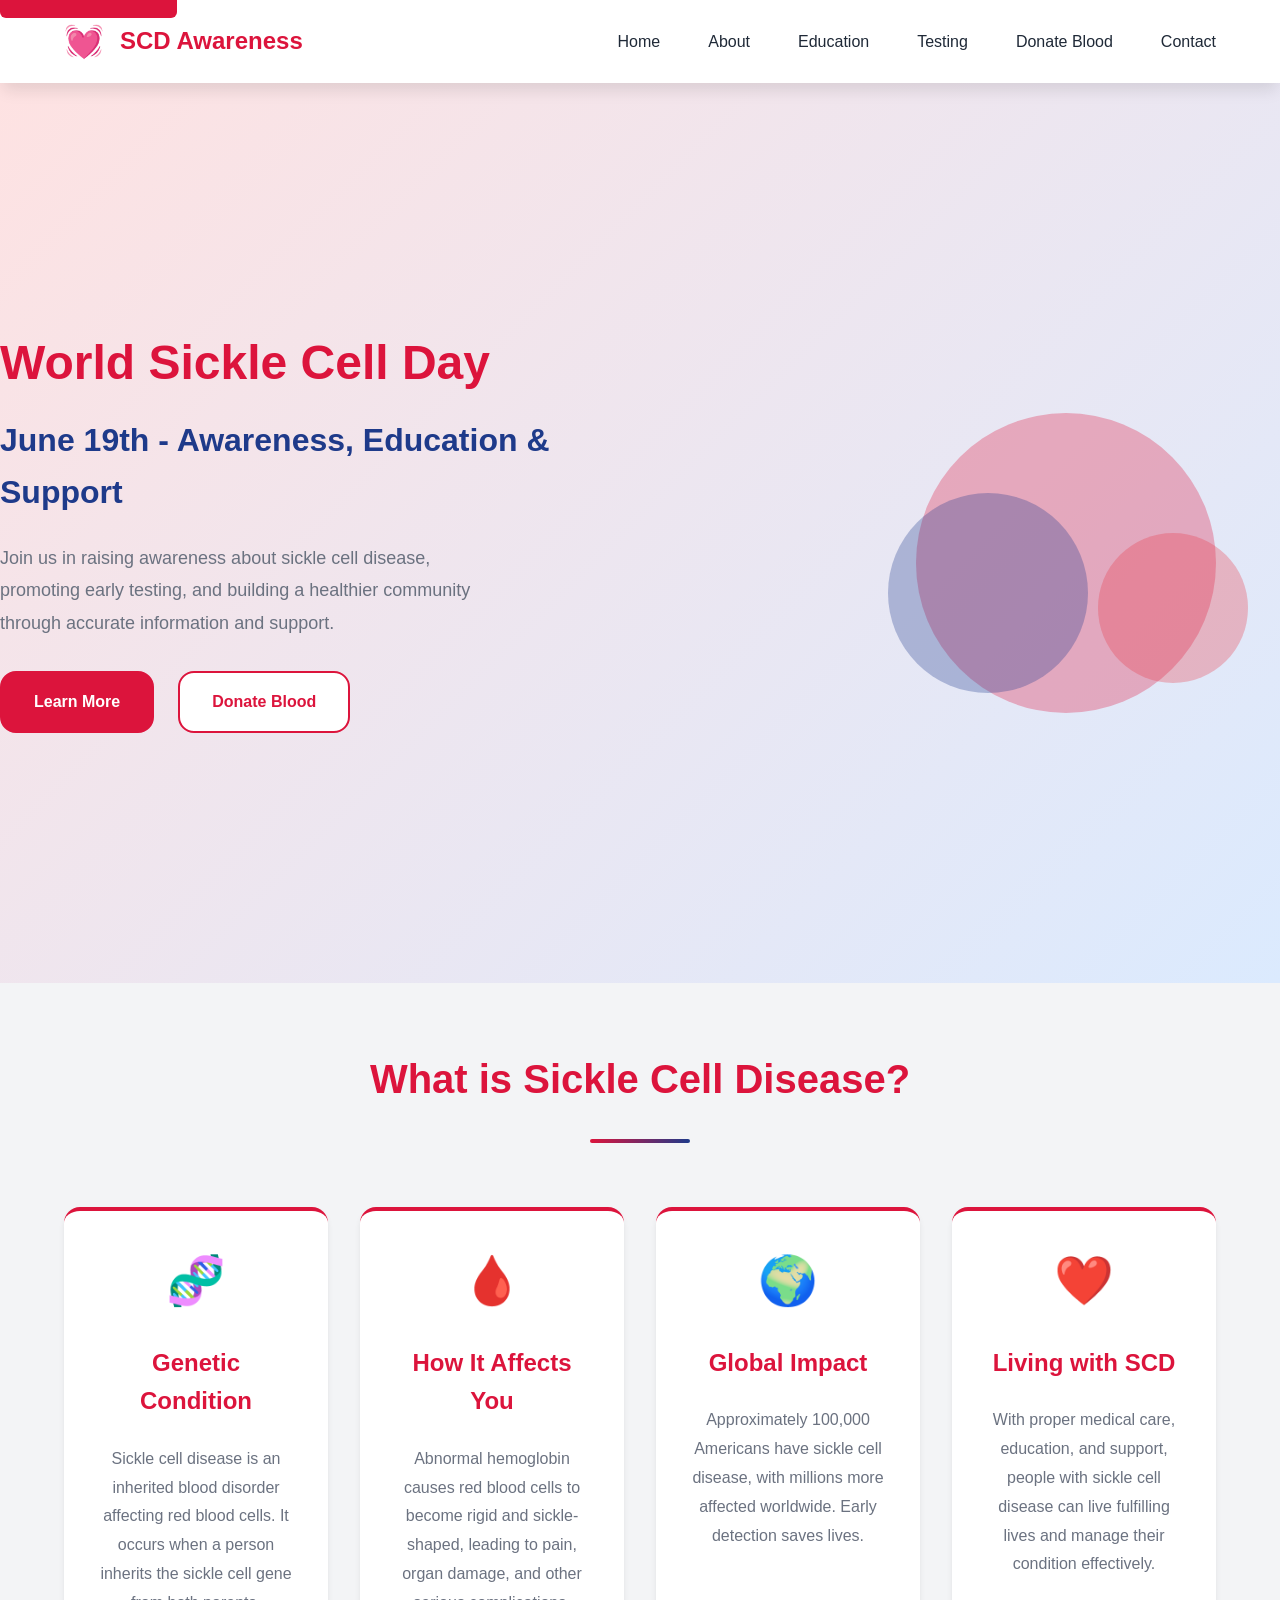
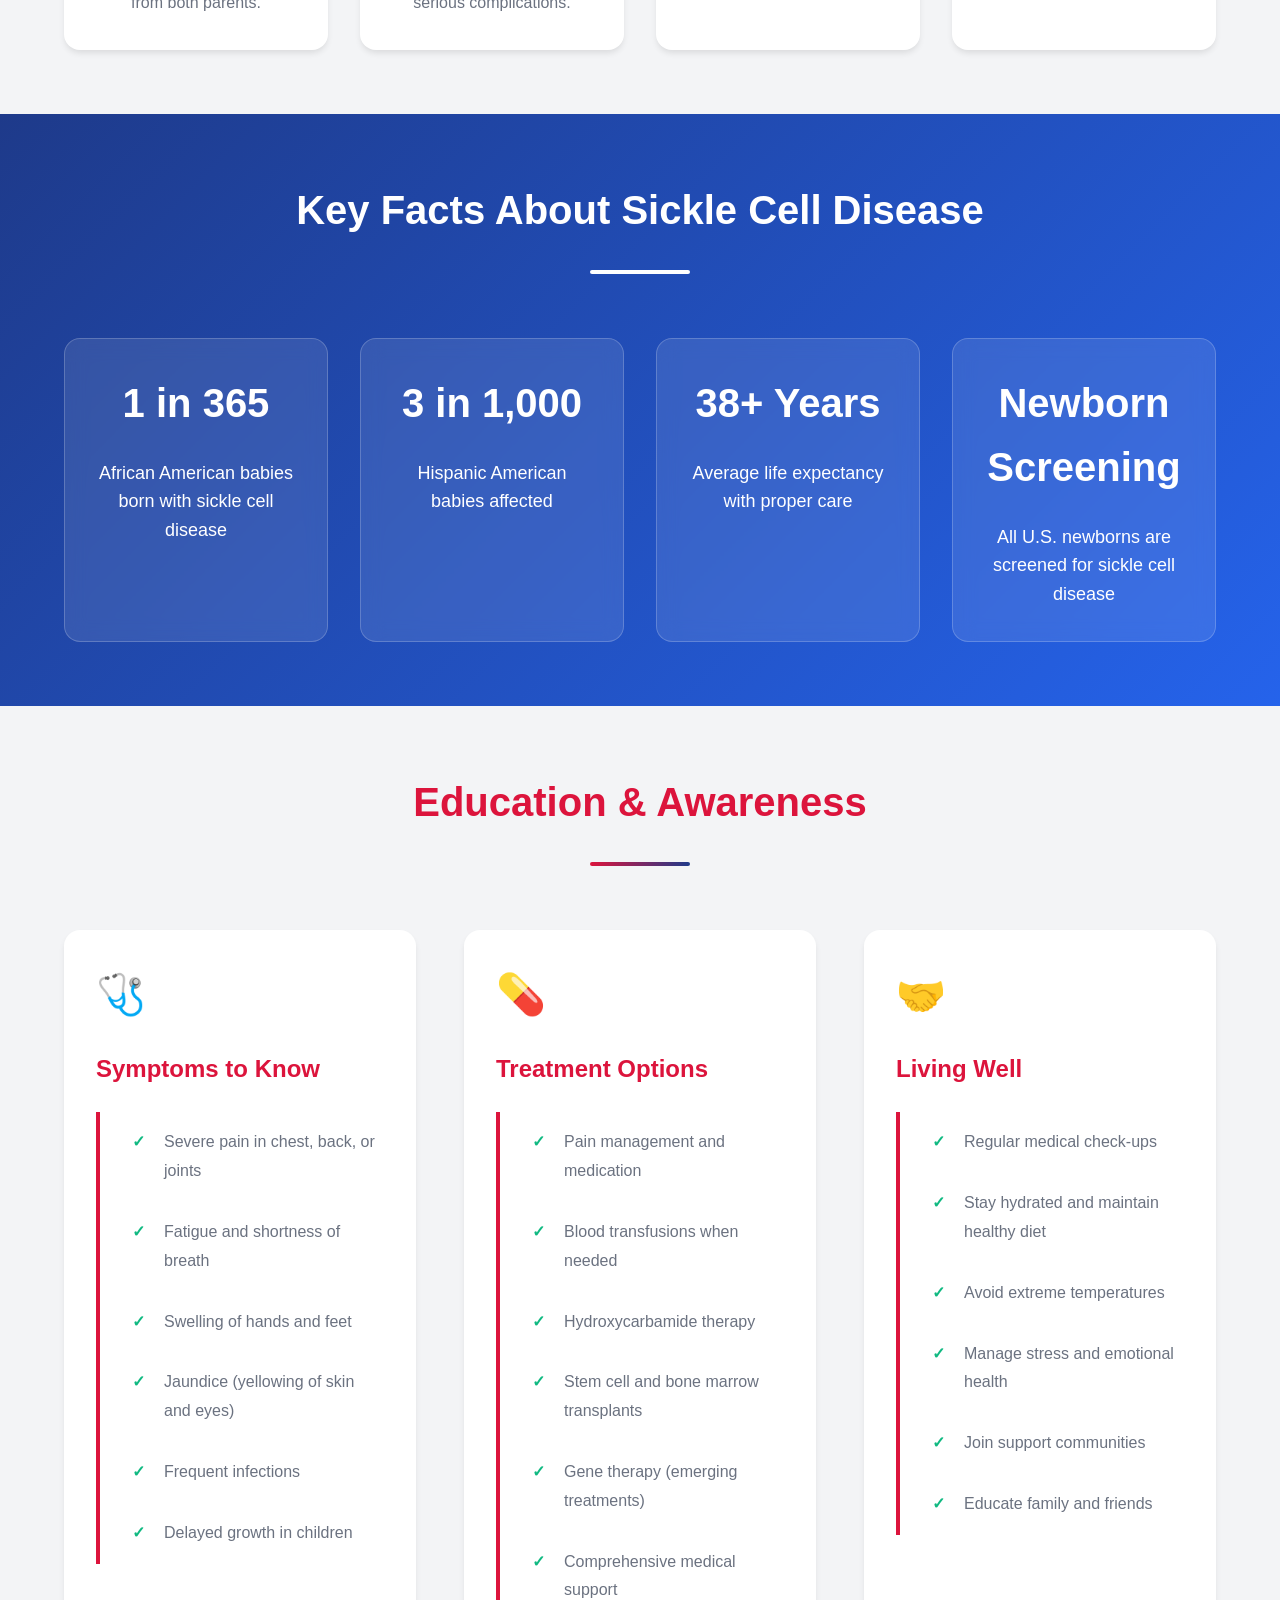
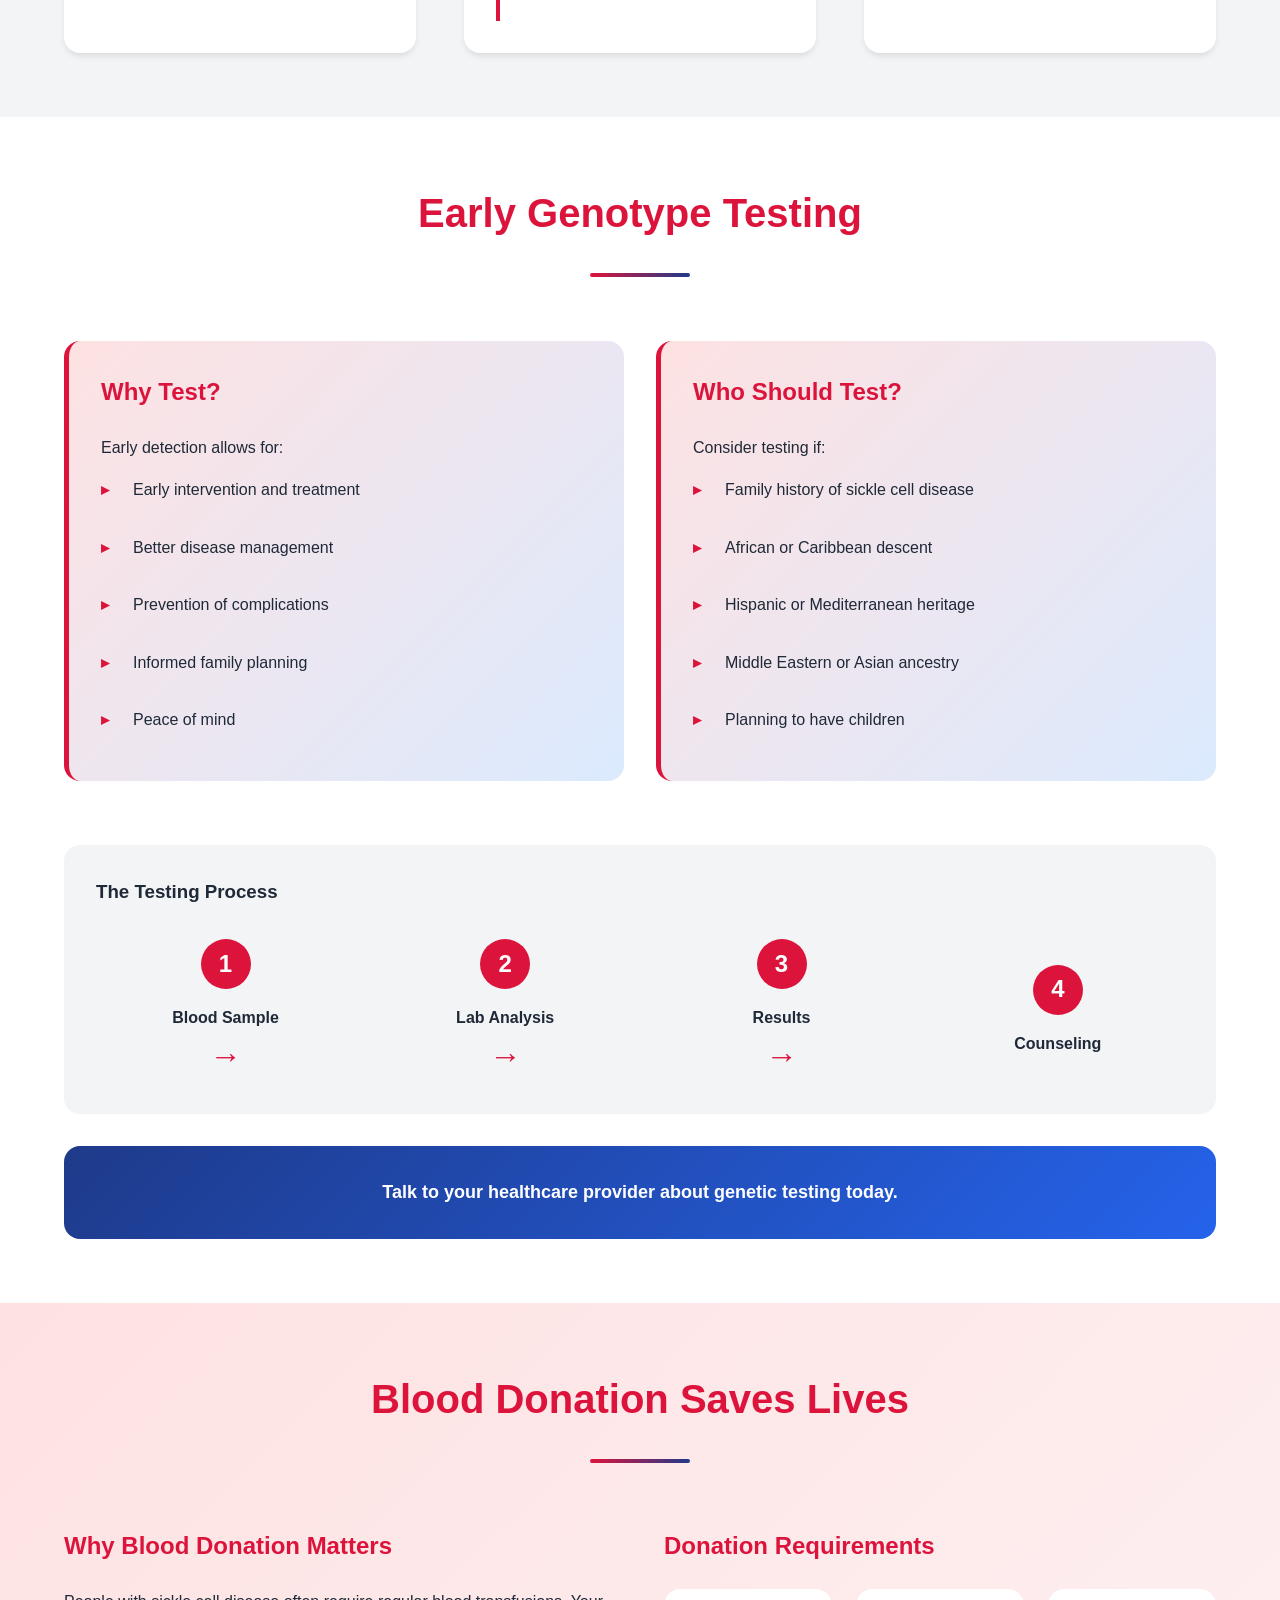
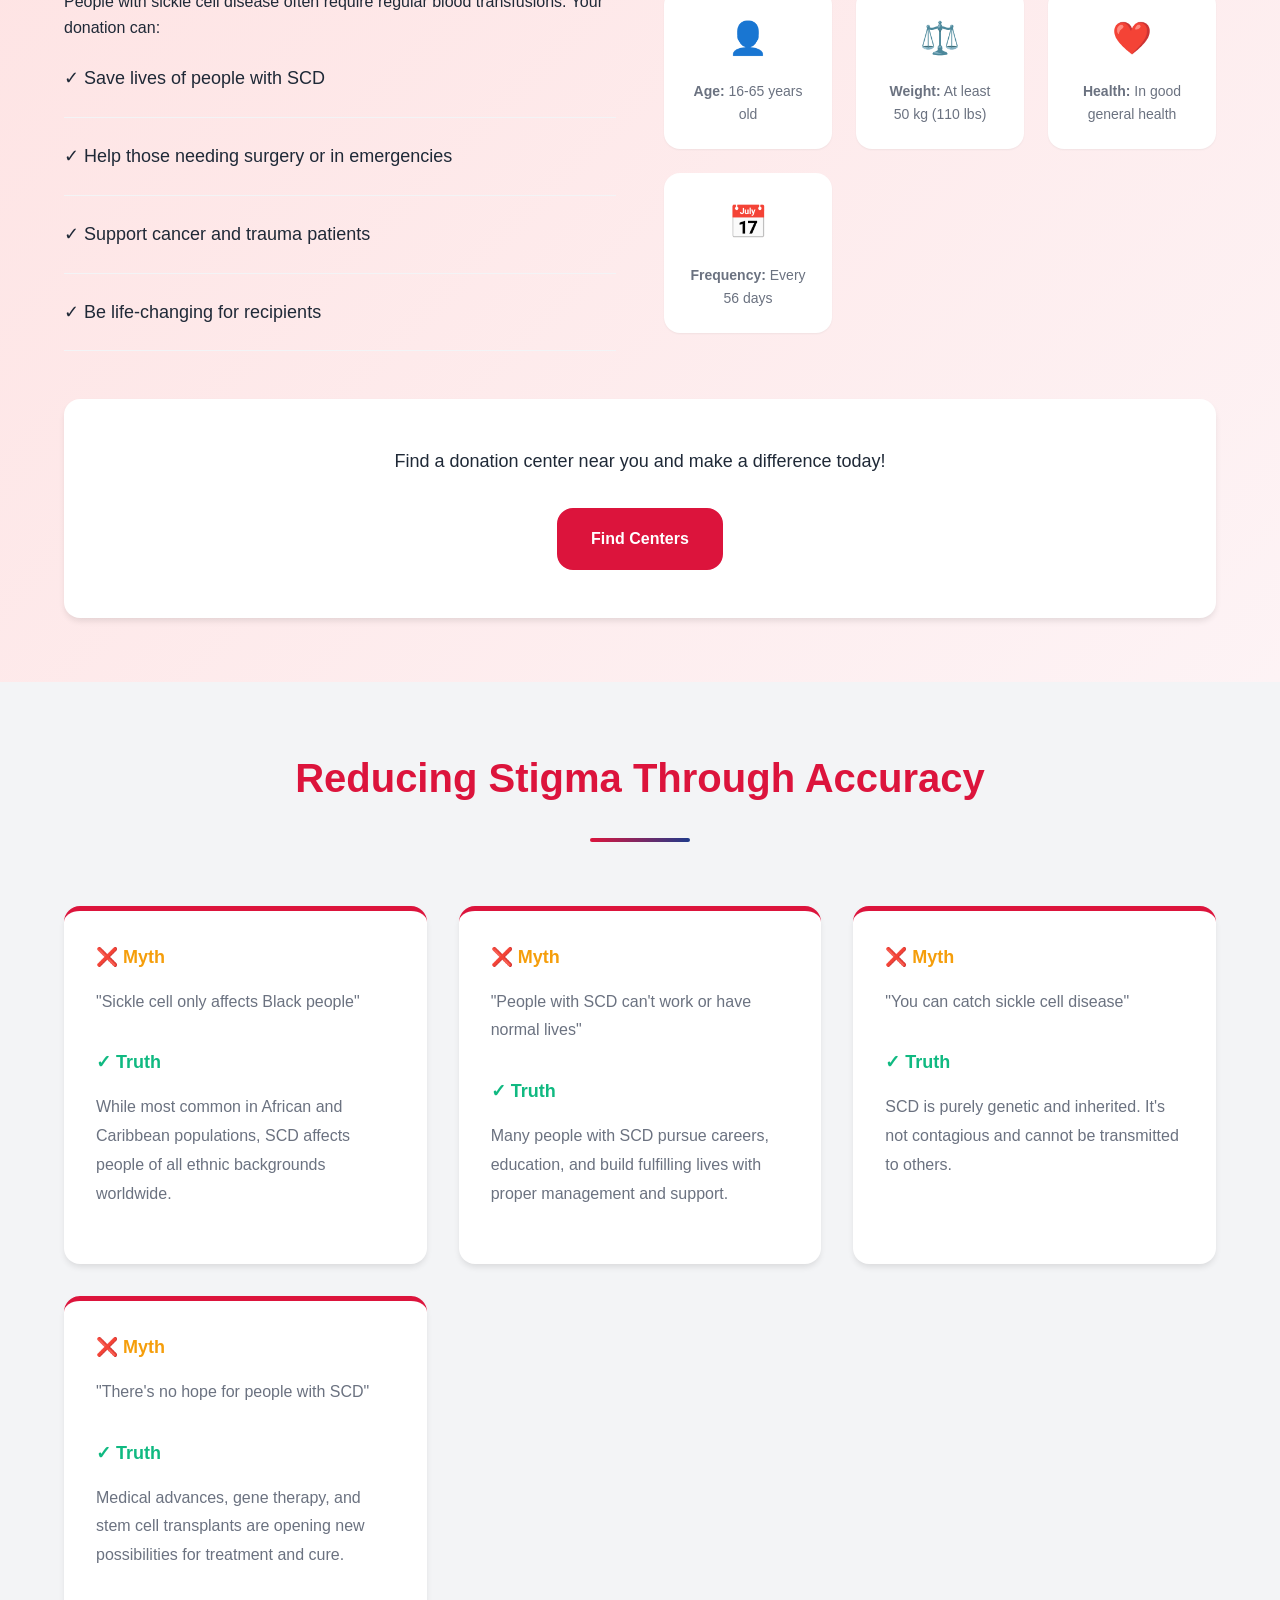
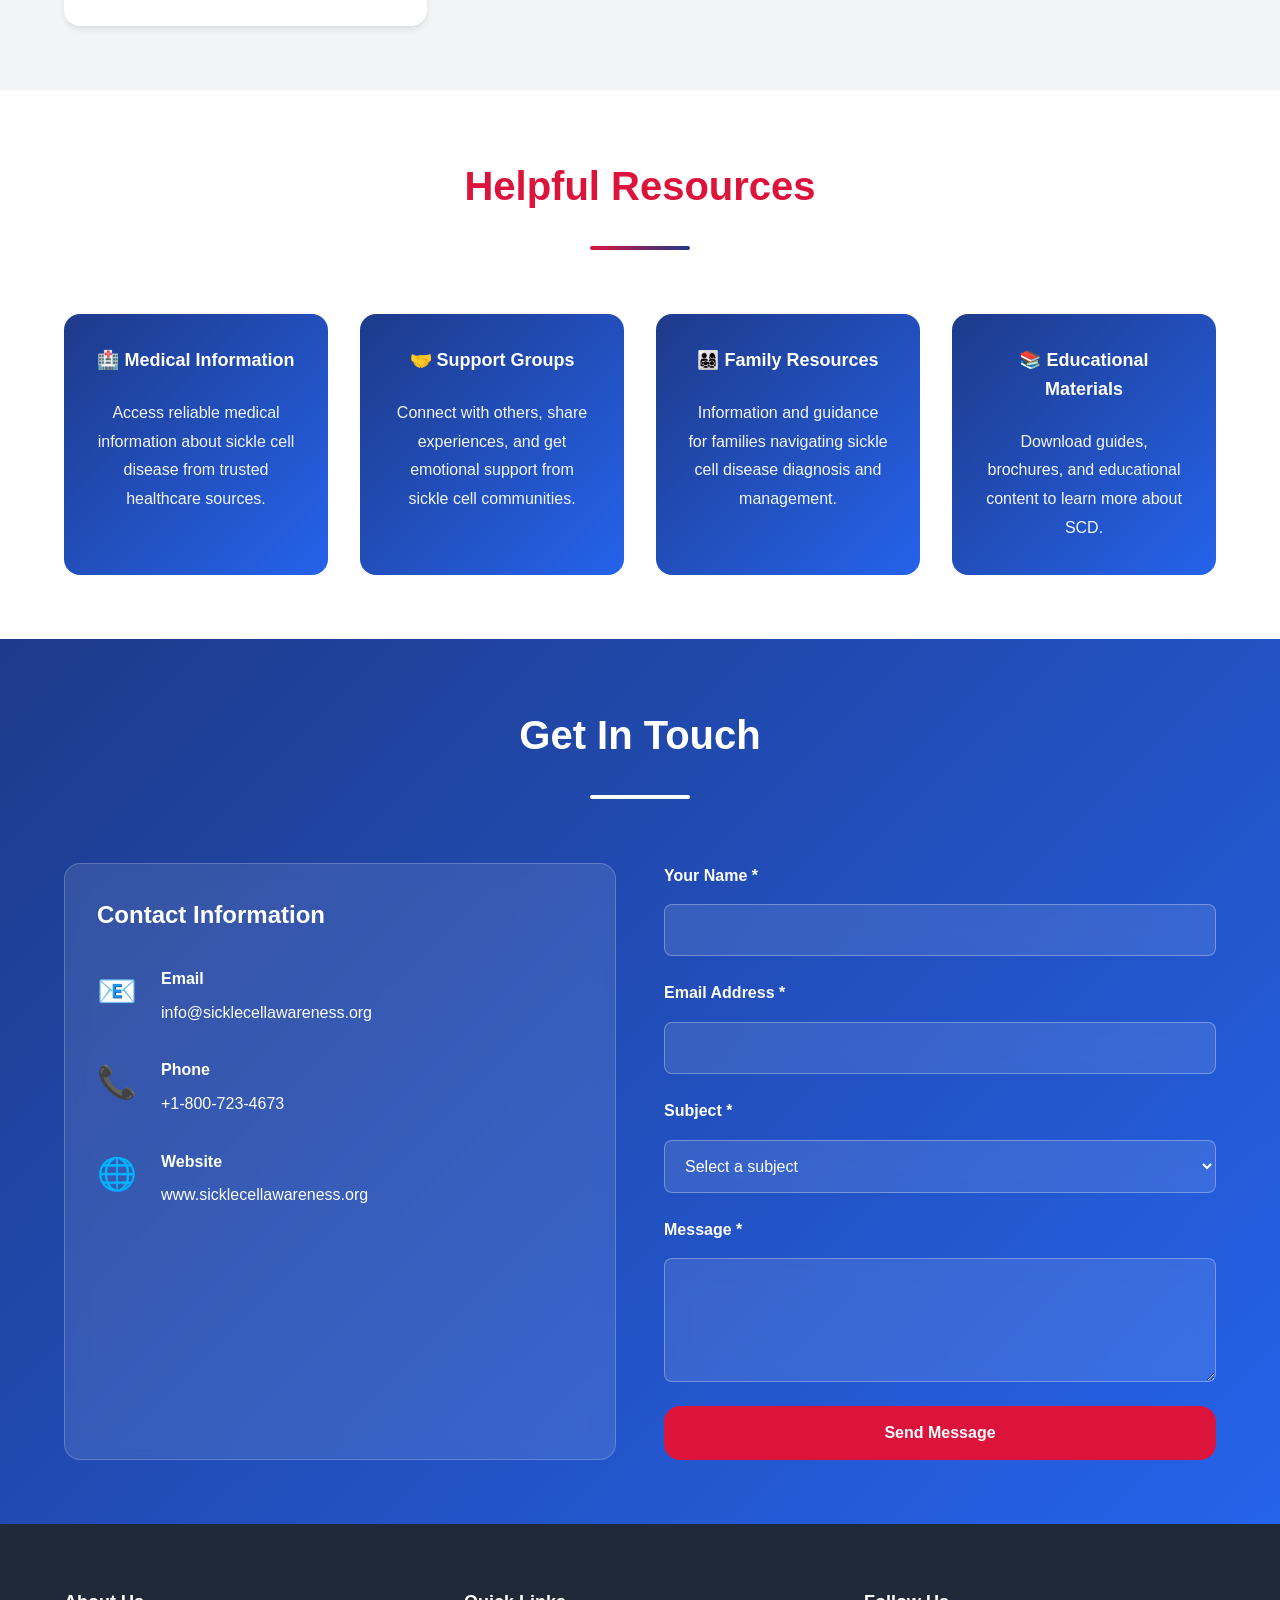
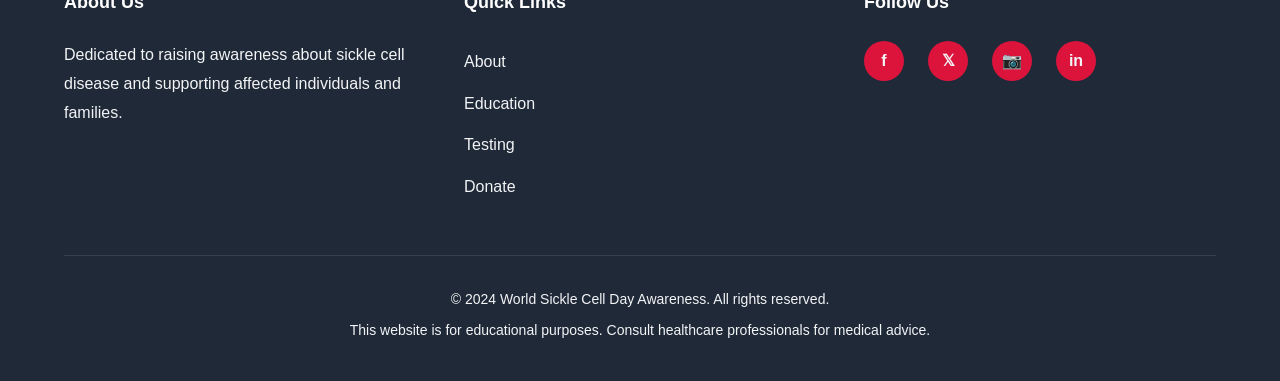
<file: index.html>
<!DOCTYPE html>
<html lang="en">
<head>
    <meta charset="UTF-8">
    <meta name="viewport" content="width=device-width, initial-scale=1.0">
    <meta name="description" content="World Sickle Cell Day Awareness - Education, Testing, and Support for Sickle Cell Disease">
    <meta name="keywords" content="sickle cell disease, awareness, health education, genotype testing, blood donation">
    <meta name="author" content="Sickle Cell Awareness">
    <title>World Sickle Cell Day - Awareness & Education</title>
    <link rel="stylesheet" href="styles.css">
    <link rel="icon" type="image/svg+xml" href="data:image/svg+xml,<svg xmlns='http://www.w3.org/2000/svg' viewBox='0 0 100 100'><circle cx='50' cy='50' r='45' fill='%23DC143C'/><text x='50' y='65' font-size='60' font-weight='bold' fill='white' text-anchor='middle'>S</text></svg>">
</head>
<body>
    <!-- Navigation -->
    <nav class="navbar" role="navigation" aria-label="Main navigation">
        <div class="container">
            <div class="nav-content">
                <a href="#home" class="logo" aria-label="World Sickle Cell Day - Home">
                    <span class="logo-icon">💓</span>
                    <span class="logo-text">SCD Awareness</span>
                </a>
                <button class="menu-toggle" id="menuToggle" aria-label="Toggle navigation menu" aria-expanded="false">
                    <span></span>
                    <span></span>
                    <span></span>
                </button>
                <ul class="nav-links" id="navLinks">
                    <li><a href="#home" class="nav-link">Home</a></li>
                    <li><a href="#about" class="nav-link">About</a></li>
                    <li><a href="#education" class="nav-link">Education</a></li>
                    <li><a href="#testing" class="nav-link">Testing</a></li>
                    <li><a href="#donate" class="nav-link">Donate Blood</a></li>
                    <li><a href="#contact" class="nav-link">Contact</a></li>
                </ul>
            </div>
        </div>
    </nav>

    <!-- Hero Section -->
    <section id="home" class="hero">
        <div class="hero-content">
            <h1 class="hero-title">World Sickle Cell Day</h1>
            <p class="hero-subtitle">June 19th - Awareness, Education & Support</p>
            <p class="hero-description">Join us in raising awareness about sickle cell disease, promoting early testing, and building a healthier community through accurate information and support.</p>
            <div class="hero-buttons">
                <a href="#about" class="btn btn-primary" role="button">Learn More</a>
                <a href="#donate" class="btn btn-secondary" role="button">Donate Blood</a>
            </div>
        </div>
        <div class="hero-visual">
            <div class="floating-shapes">
                <div class="shape shape-1"></div>
                <div class="shape shape-2"></div>
                <div class="shape shape-3"></div>
            </div>
        </div>
    </section>

    <!-- About Section -->
    <section id="about" class="about">
        <div class="container">
            <h2 class="section-title">What is Sickle Cell Disease?</h2>
            <div class="about-grid">
                <div class="about-card fade-in-up">
                    <div class="card-icon">🧬</div>
                    <h3>Genetic Condition</h3>
                    <p>Sickle cell disease is an inherited blood disorder affecting red blood cells. It occurs when a person inherits the sickle cell gene from both parents.</p>
                </div>
                <div class="about-card fade-in-up">
                    <div class="card-icon">🩸</div>
                    <h3>How It Affects You</h3>
                    <p>Abnormal hemoglobin causes red blood cells to become rigid and sickle-shaped, leading to pain, organ damage, and other serious complications.</p>
                </div>
                <div class="about-card fade-in-up">
                    <div class="card-icon">🌍</div>
                    <h3>Global Impact</h3>
                    <p>Approximately 100,000 Americans have sickle cell disease, with millions more affected worldwide. Early detection saves lives.</p>
                </div>
                <div class="about-card fade-in-up">
                    <div class="card-icon">❤️</div>
                    <h3>Living with SCD</h3>
                    <p>With proper medical care, education, and support, people with sickle cell disease can live fulfilling lives and manage their condition effectively.</p>
                </div>
            </div>
        </div>
    </section>

    <!-- Key Facts Section -->
    <section id="facts" class="facts">
        <div class="container">
            <h2 class="section-title">Key Facts About Sickle Cell Disease</h2>
            <div class="facts-grid">
                <div class="fact-card">
                    <div class="fact-number">1 in 365</div>
                    <p>African American babies born with sickle cell disease</p>
                </div>
                <div class="fact-card">
                    <div class="fact-number">3 in 1,000</div>
                    <p>Hispanic American babies affected</p>
                </div>
                <div class="fact-card">
                    <div class="fact-number">50+ Years</div>
                    <p>Average life expectancy with proper care</p>
                </div>
                <div class="fact-card">
                    <div class="fact-number">Newborn Screening</div>
                    <p>All U.S. newborns are screened for sickle cell disease</p>
                </div>
            </div>
        </div>
    </section>

    <!-- Education Section -->
    <section id="education" class="education">
        <div class="container">
            <h2 class="section-title">Education & Awareness</h2>
            <div class="education-content">
                <div class="education-item">
                    <div class="education-icon">🩺</div>
                    <h3>Symptoms to Know</h3>
                    <ul class="symptom-list">
                        <li>Severe pain in chest, back, or joints</li>
                        <li>Fatigue and shortness of breath</li>
                        <li>Swelling of hands and feet</li>
                        <li>Jaundice (yellowing of skin and eyes)</li>
                        <li>Frequent infections</li>
                        <li>Delayed growth in children</li>
                    </ul>
                </div>
                <div class="education-item">
                    <div class="education-icon">💊</div>
                    <h3>Treatment Options</h3>
                    <ul class="treatment-list">
                        <li>Pain management and medication</li>
                        <li>Blood transfusions when needed</li>
                        <li>Hydroxycarbamide therapy</li>
                        <li>Stem cell and bone marrow transplants</li>
                        <li>Gene therapy (emerging treatments)</li>
                        <li>Comprehensive medical support</li>
                    </ul>
                </div>
                <div class="education-item">
                    <div class="education-icon">🤝</div>
                    <h3>Living Well</h3>
                    <ul class="living-list">
                        <li>Regular medical check-ups</li>
                        <li>Stay hydrated and maintain healthy diet</li>
                        <li>Avoid extreme temperatures</li>
                        <li>Manage stress and emotional health</li>
                        <li>Join support communities</li>
                        <li>Educate family and friends</li>
                    </ul>
                </div>
            </div>
        </div>
    </section>

    <!-- Testing Section -->
    <section id="testing" class="testing">
        <div class="container">
            <h2 class="section-title">Early Genotype Testing</h2>
            <div class="testing-grid">
                <div class="testing-card slide-in-left">
                    <h3>Why Test?</h3>
                    <p>Early detection allows for:</p>
                    <ul>
                        <li>Early intervention and treatment</li>
                        <li>Better disease management</li>
                        <li>Prevention of complications</li>
                        <li>Informed family planning</li>
                        <li>Peace of mind</li>
                    </ul>
                </div>
                <div class="testing-card slide-in-right">
                    <h3>Who Should Test?</h3>
                    <p>Consider testing if:</p>
                    <ul>
                        <li>Family history of sickle cell disease</li>
                        <li>African or Caribbean descent</li>
                        <li>Hispanic or Mediterranean heritage</li>
                        <li>Middle Eastern or Asian ancestry</li>
                        <li>Planning to have children</li>
                    </ul>
                </div>
            </div>
            <div class="testing-process">
                <h3 class="text-center">The Testing Process</h3>
                <div class="process-steps">
                    <div class="step">
                        <div class="step-number">1</div>
                        <p>Blood Sample</p>
                        <span class="step-arrow">→</span>
                    </div>
                    <div class="step">
                        <div class="step-number">2</div>
                        <p>Lab Analysis</p>
                        <span class="step-arrow">→</span>
                    </div>
                    <div class="step">
                        <div class="step-number">3</div>
                        <p>Results</p>
                        <span class="step-arrow">→</span>
                    </div>
                    <div class="step">
                        <div class="step-number">4</div>
                        <p>Counseling</p>
                    </div>
                </div>
            </div>
            <div class="cta-box">
                <p>Talk to your healthcare provider about genetic testing today.</p>
            </div>
        </div>
    </section>

    <!-- Blood Donation Section -->
    <section id="donate" class="donate">
        <div class="container">
            <h2 class="section-title">Blood Donation Saves Lives</h2>
            <div class="donation-content">
                <div class="donation-text">
                    <h3>Why Blood Donation Matters</h3>
                    <p>People with sickle cell disease often require regular blood transfusions. Your donation can:</p>
                    <ul class="donation-benefits">
                        <li>✓ Save lives of people with SCD</li>
                        <li>✓ Help those needing surgery or in emergencies</li>
                        <li>✓ Support cancer and trauma patients</li>
                        <li>✓ Be life-changing for recipients</li>
                    </ul>
                </div>
                <div class="donation-info">
                    <h3>Donation Requirements</h3>
                    <div class="requirements">
                        <div class="req-item">
                            <span class="req-icon">👤</span>
                            <p><strong>Age:</strong> 16-65 years old</p>
                        </div>
                        <div class="req-item">
                            <span class="req-icon">⚖️</span>
                            <p><strong>Weight:</strong> At least 50 kg (110 lbs)</p>
                        </div>
                        <div class="req-item">
                            <span class="req-icon">❤️</span>
                            <p><strong>Health:</strong> In good general health</p>
                        </div>
                        <div class="req-item">
                            <span class="req-icon">📅</span>
                            <p><strong>Frequency:</strong> Every 56 days</p>
                        </div>
                    </div>
                </div>
            </div>
            <div class="donation-cta">
                <p>Find a donation center near you and make a difference today!</p>
                <a href="#contact" class="btn btn-primary" role="button">Find Centers</a>
            </div>
        </div>
    </section>

    <!-- Stigma Reduction Section -->
    <section id="stigma" class="stigma">
        <div class="container">
            <h2 class="section-title">Reducing Stigma Through Accuracy</h2>
            <div class="stigma-grid">
                <div class="stigma-card">
                    <h3 class="myth-title">❌ Myth</h3>
                    <p>"Sickle cell only affects Black people"</p>
                    <h3 class="truth-title">✓ Truth</h3>
                    <p>While most common in African and Caribbean populations, SCD affects people of all ethnic backgrounds worldwide.</p>
                </div>
                <div class="stigma-card">
                    <h3 class="myth-title">❌ Myth</h3>
                    <p>"People with SCD can't work or have normal lives"</p>
                    <h3 class="truth-title">✓ Truth</h3>
                    <p>Many people with SCD pursue careers, education, and build fulfilling lives with proper management and support.</p>
                </div>
                <div class="stigma-card">
                    <h3 class="myth-title">❌ Myth</h3>
                    <p>"You can catch sickle cell disease"</p>
                    <h3 class="truth-title">✓ Truth</h3>
                    <p>SCD is purely genetic and inherited. It's not contagious and cannot be transmitted to others.</p>
                </div>
                <div class="stigma-card">
                    <h3 class="myth-title">❌ Myth</h3>
                    <p>"There's no hope for people with SCD"</p>
                    <h3 class="truth-title">✓ Truth</h3>
                    <p>Medical advances, gene therapy, and stem cell transplants are opening new possibilities for treatment and cure.</p>
                </div>
            </div>
        </div>
    </section>

    <!-- Resources Section -->
    <section id="resources" class="resources">
        <div class="container">
            <h2 class="section-title">Helpful Resources</h2>
            <div class="resources-grid">
                <div class="resource-card">
                    <h3>🏥 Medical Information</h3>
                    <p>Access reliable medical information about sickle cell disease from trusted healthcare sources.</p>
                </div>
                <div class="resource-card">
                    <h3>🤝 Support Groups</h3>
                    <p>Connect with others, share experiences, and get emotional support from sickle cell communities.</p>
                </div>
                <div class="resource-card">
                    <h3>👨‍👩‍👧‍👦 Family Resources</h3>
                    <p>Information and guidance for families navigating sickle cell disease diagnosis and management.</p>
                </div>
                <div class="resource-card">
                    <h3>📚 Educational Materials</h3>
                    <p>Download guides, brochures, and educational content to learn more about SCD.</p>
                </div>
            </div>
        </div>
    </section>

    <!-- Contact Section -->
    <section id="contact" class="contact">
        <div class="container">
            <h2 class="section-title">Get In Touch</h2>
            <div class="contact-content">
                <div class="contact-info">
                    <h3>Contact Information</h3>
                    <div class="info-item">
                        <span class="info-icon">📧</span>
                        <div>
                            <p class="label">Email</p>
                            <p><a href="mailto:info@sicklecellawareness.org">info@sicklecellawareness.org</a></p>
                        </div>
                    </div>
                    <div class="info-item">
                        <span class="info-icon">📞</span>
                        <div>
                            <p class="label">Phone</p>
                            <p><a href="tel:+1-800-SCD-HOPE">+1-800-723-4673</a></p>
                        </div>
                    </div>
                    <div class="info-item">
                        <span class="info-icon">🌐</span>
                        <div>
                            <p class="label">Website</p>
                            <p><a href="#">www.sicklecellawareness.org</a></p>
                        </div>
                    </div>
                </div>
                <form class="contact-form" id="contactForm" aria-label="Contact form">
                    <div class="form-group">
                        <label for="name">Your Name *</label>
                        <input type="text" id="name" name="name" required aria-required="true">
                    </div>
                    <div class="form-group">
                        <label for="email">Email Address *</label>
                        <input type="email" id="email" name="email" required aria-required="true">
                    </div>
                    <div class="form-group">
                        <label for="subject">Subject *</label>
                        <select id="subject" name="subject" required aria-required="true">
                            <option value="">Select a subject</option>
                            <option value="information">More Information</option>
                            <option value="support">Support Resources</option>
                            <option value="donation">Blood Donation</option>
                            <option value="testing">Testing Information</option>
                            <option value="other">Other</option>
                        </select>
                    </div>
                    <div class="form-group">
                        <label for="message">Message *</label>
                        <textarea id="message" name="message" rows="5" required aria-required="true"></textarea>
                    </div>
                    <button type="submit" class="btn btn-primary" aria-label="Send message">Send Message</button>
                </form>
            </div>
        </div>
    </section>

    <!-- Footer -->
    <footer class="footer">
        <div class="container">
            <div class="footer-content">
                <div class="footer-section">
                    <h4>About Us</h4>
                    <p>Dedicated to raising awareness about sickle cell disease and supporting affected individuals and families.</p>
                </div>
                <div class="footer-section">
                    <h4>Quick Links</h4>
                    <ul>
                        <li><a href="#about">About</a></li>
                        <li><a href="#education">Education</a></li>
                        <li><a href="#testing">Testing</a></li>
                        <li><a href="#donate">Donate</a></li>
                    </ul>
                </div>
                <div class="footer-section">
                    <h4>Follow Us</h4>
                    <div class="social-links">
                        <a href="#" aria-label="Facebook">f</a>
                        <a href="#" aria-label="Twitter">𝕏</a>
                        <a href="#" aria-label="Instagram">📷</a>
                        <a href="#" aria-label="LinkedIn">in</a>
                    </div>
                </div>
            </div>
            <div class="footer-bottom">
                <p>&copy; 2024 World Sickle Cell Day Awareness. All rights reserved.</p>
                <p>This website is for educational purposes. Consult healthcare professionals for medical advice.</p>
            </div>
        </div>
    </footer>

    <!-- Skip to Main Content Link -->
    <a href="#home" class="skip-link">Skip to main content</a>

    <script src="script.js"></script>
</body>
</html>
</file>
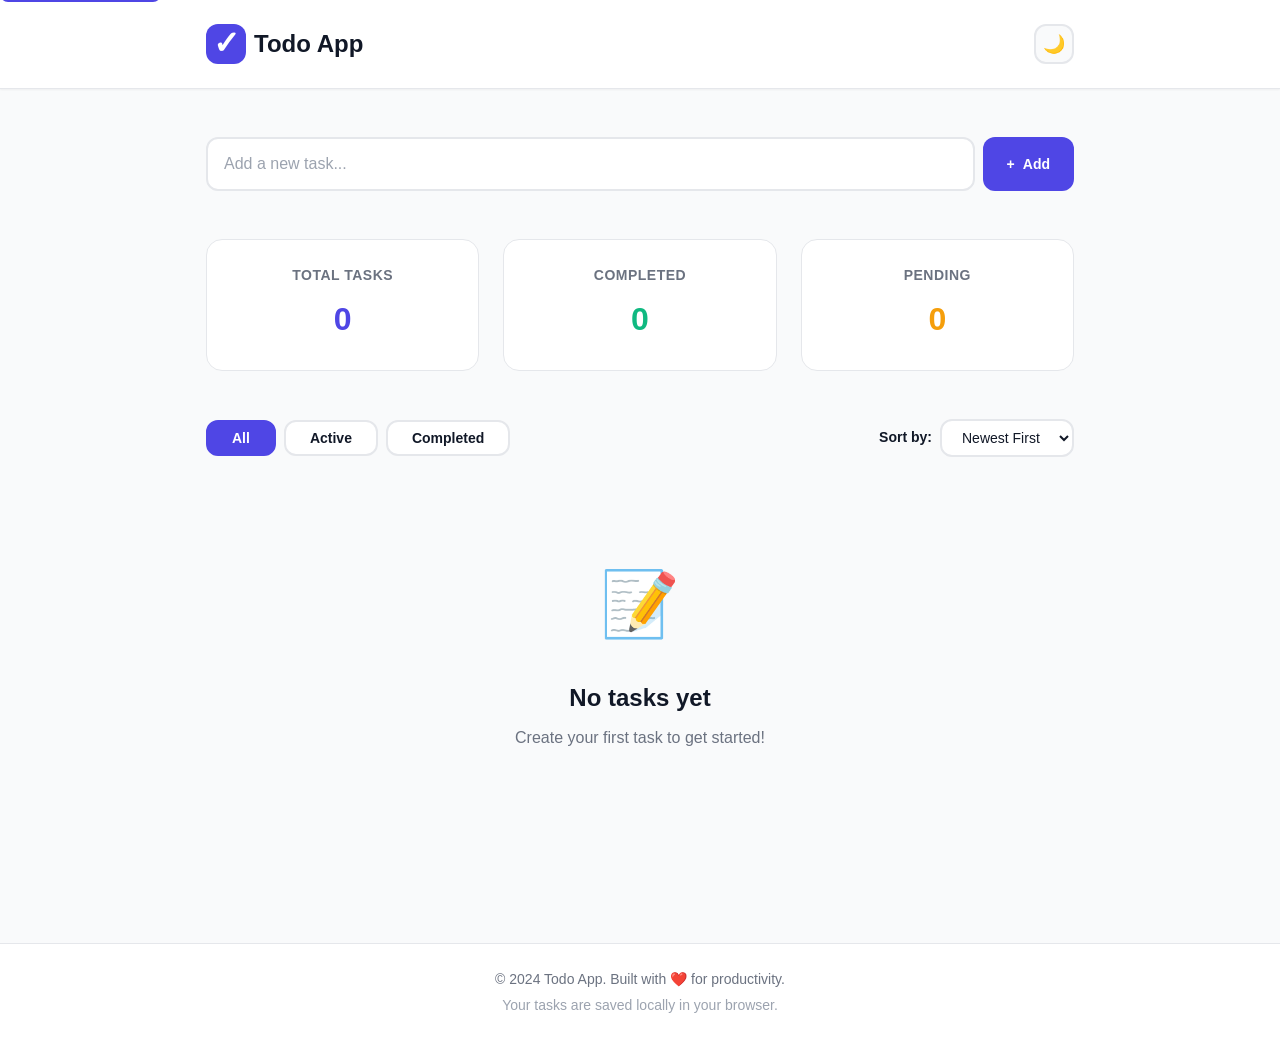
<file: todo-app/index.html>
<!DOCTYPE html>
<html lang="en">
<head>
    <meta charset="UTF-8">
    <meta name="viewport" content="width=device-width, initial-scale=1.0">
    <meta name="description" content="A modern, responsive to-do list application with local storage functionality">
    <meta name="keywords" content="todo, task management, productivity, local storage">
    <meta name="author" content="Todo App">
    <title>Todo App - Manage Your Tasks</title>
    <link rel="stylesheet" href="styles.css">
    <link rel="icon" type="image/svg+xml" href="data:image/svg+xml,<svg xmlns='http://www.w3.org/2000/svg' viewBox='0 0 100 100'><rect width='100' height='100' fill='%234F46E5'/><path d='M30 50 L45 65 L70 35' stroke='white' stroke-width='6' fill='none' stroke-linecap='round' stroke-linejoin='round'/></svg>">
</head>
<body>
    <!-- Skip to main content -->
    <a href="#main" class="skip-link">Skip to main content</a>

    <!-- Header -->
    <header class="header">
        <div class="container">
            <div class="header-content">
                <div class="logo">
                    <span class="logo-icon">✓</span>
                    <h1>Todo App</h1>
                </div>
                <div class="header-actions">
                    <button class="theme-toggle" id="themeToggle" aria-label="Toggle dark mode" title="Toggle dark mode">
                        <span class="theme-icon">🌙</span>
                    </button>
                </div>
            </div>
        </div>
    </header>

    <!-- Main Content -->
    <main id="main" class="main">
        <div class="container">
            <!-- Input Section -->
            <section class="input-section">
                <form id="todoForm" class="todo-form" aria-label="Add new task">
                    <div class="input-group">
                        <input 
                            type="text" 
                            id="todoInput" 
                            class="todo-input" 
                            placeholder="Add a new task..."
                            aria-label="Task input"
                            autocomplete="off"
                        >
                        <button type="submit" class="btn btn-add" aria-label="Add task">
                            <span class="btn-icon">+</span>
                            <span class="btn-text">Add</span>
                        </button>
                    </div>
                    <div id="errorMessage" class="error-message" role="alert" aria-live="polite"></div>
                </form>
            </section>

            <!-- Stats Section -->
            <section class="stats-section">
                <div class="stat-card">
                    <div class="stat-label">Total Tasks</div>
                    <div class="stat-value" id="totalCount">0</div>
                </div>
                <div class="stat-card">
                    <div class="stat-label">Completed</div>
                    <div class="stat-value stat-completed" id="completedCount">0</div>
                </div>
                <div class="stat-card">
                    <div class="stat-label">Pending</div>
                    <div class="stat-value stat-pending" id="pendingCount">0</div>
                </div>
            </section>

            <!-- Filter Section -->
            <section class="filter-section">
                <div class="filter-buttons">
                    <button class="filter-btn filter-btn-active" data-filter="all" aria-label="Show all tasks">
                        All
                    </button>
                    <button class="filter-btn" data-filter="active" aria-label="Show active tasks">
                        Active
                    </button>
                    <button class="filter-btn" data-filter="completed" aria-label="Show completed tasks">
                        Completed
                    </button>
                </div>
                <div class="sort-section">
                    <label for="sortSelect" class="sort-label">Sort by:</label>
                    <select id="sortSelect" class="sort-select" aria-label="Sort tasks by">
                        <option value="date-desc">Newest First</option>
                        <option value="date-asc">Oldest First</option>
                        <option value="name-asc">A - Z</option>
                        <option value="name-desc">Z - A</option>
                    </select>
                </div>
            </section>

            <!-- Todo List Section -->
            <section class="todo-section">
                <div id="emptyState" class="empty-state" aria-label="No tasks">
                    <div class="empty-icon">📝</div>
                    <h2>No tasks yet</h2>
                    <p>Create your first task to get started!</p>
                </div>
                <ul id="todoList" class="todo-list" role="list" aria-label="Task list"></ul>
            </section>

            <!-- Actions Section -->
            <section class="actions-section" id="actionsSection" style="display: none;">
                <button id="clearCompleted" class="btn btn-secondary" aria-label="Clear all completed tasks">
                    <span class="btn-icon">🗑️</span>
                    Clear Completed
                </button>
                <button id="clearAll" class="btn btn-danger" aria-label="Clear all tasks">
                    <span class="btn-icon">⚠️</span>
                    Clear All
                </button>
                <button id="exportTodos" class="btn btn-secondary" aria-label="Export tasks">
                    <span class="btn-icon">📥</span>
                    Export
                </button>
            </section>
        </div>
    </main>

    <!-- Footer -->
    <footer class="footer">
        <div class="container">
            <p>&copy; 2024 Todo App. Built with ❤️ for productivity.</p>
            <p class="footer-note">Your tasks are saved locally in your browser.</p>
        </div>
    </footer>

    <!-- Modal for Confirmations -->
    <div id="confirmModal" class="modal" role="dialog" aria-labelledby="confirmTitle" aria-hidden="true">
        <div class="modal-content">
            <h2 id="confirmTitle" class="modal-title">Confirm Action</h2>
            <p id="confirmMessage" class="modal-message"></p>
            <div class="modal-buttons">
                <button id="confirmBtn" class="btn btn-danger">Confirm</button>
                <button id="cancelBtn" class="btn btn-secondary">Cancel</button>
            </div>
        </div>
    </div>

    <!-- Success Toast -->
    <div id="toast" class="toast" role="status" aria-live="polite" aria-hidden="true"></div>

    <script src="script.js"></script>
</body>
</html>
</file>
<file: styles.css>
/* =====================
   CSS CUSTOM PROPERTIES
   ===================== */
:root {
    /* Colors - Healthcare inspired */
    --primary-red: #DC143C;
    --primary-blue: #1E3A8A;
    --primary-white: #FFFFFF;
    --secondary-red: #E63946;
    --secondary-blue: #2563EB;
    --accent-light-blue: #DBEAFE;
    --accent-light-red: #FEE2E2;
    --neutral-gray: #6B7280;
    --neutral-dark: #1F2937;
    --neutral-light: #F3F4F6;
    --success-green: #10B981;
    --warning-yellow: #F59E0B;
    
    /* Spacing */
    --spacing-xs: 0.5rem;
    --spacing-sm: 1rem;
    --spacing-md: 1.5rem;
    --spacing-lg: 2rem;
    --spacing-xl: 3rem;
    --spacing-2xl: 4rem;
    
    /* Typography */
    --font-family: 'Segoe UI', Tahoma, Geneva, Verdana, sans-serif;
    --font-size-base: 1rem;
    --font-size-sm: 0.875rem;
    --font-size-lg: 1.125rem;
    --font-size-xl: 1.5rem;
    --font-size-2xl: 2rem;
    --font-size-3xl: 2.5rem;
    --font-size-4xl: 3rem;
    --font-weight-normal: 400;
    --font-weight-medium: 500;
    --font-weight-semibold: 600;
    --font-weight-bold: 700;
    
    /* Border radius */
    --radius-sm: 0.375rem;
    --radius-md: 0.5rem;
    --radius-lg: 1rem;
    --radius-xl: 1.5rem;
    --radius-full: 9999px;
    
    /* Transitions & Animations */
    --transition-fast: 0.2s ease;
    --transition-base: 0.3s ease;
    --transition-slow: 0.5s ease;
    --transition-slower: 0.7s ease;
    
    /* Shadows */
    --shadow-sm: 0 1px 2px 0 rgba(0, 0, 0, 0.05);
    --shadow-md: 0 4px 6px -1px rgba(0, 0, 0, 0.1);
    --shadow-lg: 0 10px 15px -3px rgba(0, 0, 0, 0.1);
    --shadow-xl: 0 20px 25px -5px rgba(0, 0, 0, 0.1);
    --shadow-2xl: 0 25px 50px -12px rgba(0, 0, 0, 0.25);
}

/* ==================
   GLOBAL STYLES
   ================== */
* {
    margin: 0;
    padding: 0;
    box-sizing: border-box;
}

html {
    scroll-behavior: smooth;
}

body {
    font-family: var(--font-family);
    font-size: var(--font-size-base);
    line-height: 1.6;
    color: var(--neutral-dark);
    background-color: var(--primary-white);
    overflow-x: hidden;
}

/* Accessibility */
.skip-link {
    position: absolute;
    top: -40px;
    left: 0;
    background: var(--primary-red);
    color: var(--primary-white);
    padding: var(--spacing-sm);
    z-index: 100;
    text-decoration: none;
    border-radius: var(--radius-sm);
}

.skip-link:focus {
    top: 0;
}

/* Container */
.container {
    max-width: 1200px;
    margin: 0 auto;
    padding: 0 var(--spacing-md);
}

/* ==================
   NAVIGATION
   ================== */
.navbar {
    background: var(--primary-white);
    box-shadow: var(--shadow-md);
    position: sticky;
    top: 0;
    z-index: 50;
    transition: all var(--transition-base);
}

.nav-content {
    display: flex;
    justify-content: space-between;
    align-items: center;
    padding: var(--spacing-sm) 0;
}

.logo {
    display: flex;
    align-items: center;
    gap: var(--spacing-sm);
    text-decoration: none;
    font-size: var(--font-size-xl);
    font-weight: var(--font-weight-bold);
    color: var(--primary-red);
    transition: transform var(--transition-base);
}

.logo:hover {
    transform: scale(1.05);
}

.logo-icon {
    font-size: var(--font-size-2xl);
    animation: pulse 2s infinite;
}

.nav-links {
    display: flex;
    list-style: none;
    gap: var(--spacing-xl);
    align-items: center;
}

.nav-link {
    text-decoration: none;
    color: var(--neutral-dark);
    font-weight: var(--font-weight-medium);
    position: relative;
    transition: color var(--transition-base);
}

.nav-link::after {
    content: '';
    position: absolute;
    bottom: -5px;
    left: 0;
    width: 0;
    height: 2px;
    background: var(--primary-red);
    transition: width var(--transition-base);
}

.nav-link:hover {
    color: var(--primary-red);
}

.nav-link:hover::after {
    width: 100%;
}

.menu-toggle {
    display: none;
    flex-direction: column;
    background: none;
    border: none;
    cursor: pointer;
    gap: 5px;
}

.menu-toggle span {
    width: 25px;
    height: 3px;
    background: var(--primary-red);
    border-radius: var(--radius-full);
    transition: all var(--transition-base);
}

/* Mobile Menu */
@media (max-width: 768px) {
    .menu-toggle {
        display: flex;
    }

    .nav-links {
        position: absolute;
        top: 60px;
        left: 0;
        right: 0;
        flex-direction: column;
        gap: 0;
        background: var(--primary-white);
        box-shadow: var(--shadow-lg);
        display: none;
        padding: var(--spacing-md) 0;
        border-top: 2px solid var(--primary-red);
    }

    .nav-links.active {
        display: flex;
    }

    .nav-link {
        padding: var(--spacing-md) var(--spacing-lg);
        width: 100%;
        border-bottom: 1px solid var(--neutral-light);
    }

    .nav-link::after {
        display: none;
    }

    .menu-toggle.active span:nth-child(1) {
        transform: rotate(45deg) translate(10px, 10px);
    }

    .menu-toggle.active span:nth-child(2) {
        opacity: 0;
    }

    .menu-toggle.active span:nth-child(3) {
        transform: rotate(-45deg) translate(7px, -7px);
    }
}

/* ==================
   HERO SECTION
   ================== */
.hero {
    min-height: 100vh;
    display: flex;
    align-items: center;
    justify-content: space-between;
    background: linear-gradient(135deg, var(--accent-light-red) 0%, var(--accent-light-blue) 100%);
    padding: var(--spacing-2xl) 0;
    position: relative;
    overflow: hidden;
}

.hero-content {
    flex: 1;
    z-index: 2;
    animation: slideInLeft 0.8s ease-out;
}

.hero-title {
    font-size: var(--font-size-4xl);
    font-weight: var(--font-weight-bold);
    color: var(--primary-red);
    margin-bottom: var(--spacing-md);
    line-height: 1.2;
}

.hero-subtitle {
    font-size: var(--font-size-2xl);
    color: var(--primary-blue);
    font-weight: var(--font-weight-semibold);
    margin-bottom: var(--spacing-md);
}

.hero-description {
    font-size: var(--font-size-lg);
    color: var(--neutral-gray);
    margin-bottom: var(--spacing-lg);
    max-width: 500px;
    line-height: 1.8;
}

.hero-buttons {
    display: flex;
    gap: var(--spacing-md);
    flex-wrap: wrap;
}

.hero-visual {
    flex: 1;
    position: relative;
    height: 400px;
}

.floating-shapes {
    position: relative;
    width: 100%;
    height: 100%;
}

.shape {
    position: absolute;
    border-radius: var(--radius-full);
    opacity: 0.3;
}

.shape-1 {
    width: 300px;
    height: 300px;
    background: var(--primary-red);
    top: 20%;
    right: 10%;
    animation: float 6s ease-in-out infinite;
}

.shape-2 {
    width: 200px;
    height: 200px;
    background: var(--primary-blue);
    bottom: 10%;
    right: 30%;
    animation: float 8s ease-in-out infinite 1s;
}

.shape-3 {
    width: 150px;
    height: 150px;
    background: var(--secondary-red);
    top: 50%;
    right: 5%;
    animation: float 7s ease-in-out infinite 2s;
}

@media (max-width: 968px) {
    .hero {
        flex-direction: column;
        min-height: auto;
        padding: var(--spacing-xl) 0;
    }

    .hero-visual {
        display: none;
    }

    .hero-title {
        font-size: var(--font-size-3xl);
    }

    .hero-subtitle {
        font-size: var(--font-size-xl);
    }
}

/* ==================
   BUTTONS
   ================== */
.btn {
    display: inline-block;
    padding: var(--spacing-sm) var(--spacing-lg);
    border-radius: var(--radius-lg);
    text-decoration: none;
    font-weight: var(--font-weight-semibold);
    border: 2px solid transparent;
    cursor: pointer;
    transition: all var(--transition-base);
    text-align: center;
    font-size: var(--font-size-base);
}

.btn-primary {
    background: var(--primary-red);
    color: var(--primary-white);
    border-color: var(--primary-red);
}

.btn-primary:hover {
    background: var(--secondary-red);
    border-color: var(--secondary-red);
    transform: translateY(-2px);
    box-shadow: var(--shadow-lg);
}

.btn-primary:active {
    transform: translateY(0);
}

.btn-secondary {
    background: var(--primary-white);
    color: var(--primary-red);
    border-color: var(--primary-red);
}

.btn-secondary:hover {
    background: var(--primary-red);
    color: var(--primary-white);
    transform: translateY(-2px);
    box-shadow: var(--shadow-lg);
}

.btn:disabled {
    opacity: 0.5;
    cursor: not-allowed;
}

/* ==================
   SECTIONS & LAYOUT
   ================== */
section {
    padding: var(--spacing-2xl) 0;
}

.section-title {
    font-size: var(--font-size-3xl);
    font-weight: var(--font-weight-bold);
    text-align: center;
    margin-bottom: var(--spacing-2xl);
    color: var(--primary-red);
    position: relative;
    padding-bottom: var(--spacing-lg);
}

.section-title::after {
    content: '';
    position: absolute;
    bottom: 0;
    left: 50%;
    transform: translateX(-50%);
    width: 100px;
    height: 4px;
    background: linear-gradient(90deg, var(--primary-red), var(--primary-blue));
    border-radius: var(--radius-full);
}

/* ==================
   ABOUT SECTION
   ================== */
.about {
    background: var(--neutral-light);
}

.about-grid {
    display: grid;
    grid-template-columns: repeat(auto-fit, minmax(250px, 1fr));
    gap: var(--spacing-lg);
}

.about-card {
    background: var(--primary-white);
    padding: var(--spacing-lg);
    border-radius: var(--radius-lg);
    text-align: center;
    box-shadow: var(--shadow-md);
    transition: all var(--transition-base);
    border-top: 4px solid var(--primary-red);
}

.about-card:hover {
    transform: translateY(-5px);
    box-shadow: var(--shadow-xl);
}

.card-icon {
    font-size: 3rem;
    margin-bottom: var(--spacing-md);
    display: block;
}

.about-card h3 {
    font-size: var(--font-size-xl);
    color: var(--primary-red);
    margin-bottom: var(--spacing-md);
}

.about-card p {
    color: var(--neutral-gray);
    line-height: 1.8;
}

/* ==================
   FACTS SECTION
   ================== */
.facts {
    background: linear-gradient(135deg, var(--primary-blue) 0%, var(--secondary-blue) 100%);
    color: var(--primary-white);
}

.facts .section-title {
    color: var(--primary-white);
}

.facts .section-title::after {
    background: var(--primary-white);
}

.facts-grid {
    display: grid;
    grid-template-columns: repeat(auto-fit, minmax(200px, 1fr));
    gap: var(--spacing-lg);
}

.fact-card {
    background: rgba(255, 255, 255, 0.1);
    padding: var(--spacing-lg);
    border-radius: var(--radius-lg);
    text-align: center;
    backdrop-filter: blur(10px);
    border: 1px solid rgba(255, 255, 255, 0.2);
    transition: all var(--transition-base);
}

.fact-card:hover {
    background: rgba(255, 255, 255, 0.2);
    transform: scale(1.05);
}

.fact-number {
    font-size: var(--font-size-3xl);
    font-weight: var(--font-weight-bold);
    display: block;
    margin-bottom: var(--spacing-md);
}

.fact-card p {
    font-size: var(--font-size-lg);
    line-height: 1.6;
}

/* ==================
   EDUCATION SECTION
   ================== */
.education {
    background: var(--neutral-light);
}

.education-content {
    display: grid;
    grid-template-columns: repeat(auto-fit, minmax(300px, 1fr));
    gap: var(--spacing-xl);
}

.education-item {
    background: var(--primary-white);
    padding: var(--spacing-lg);
    border-radius: var(--radius-lg);
    box-shadow: var(--shadow-md);
    transition: all var(--transition-base);
}

.education-item:hover {
    box-shadow: var(--shadow-xl);
    transform: translateY(-3px);
}

.education-icon {
    font-size: 2.5rem;
    margin-bottom: var(--spacing-md);
    display: block;
}

.education-item h3 {
    color: var(--primary-red);
    font-size: var(--font-size-xl);
    margin-bottom: var(--spacing-md);
}

.education-item ul {
    list-style: none;
}

.education-item li {
    padding: var(--spacing-sm) 0;
    padding-left: var(--spacing-lg);
    position: relative;
    color: var(--neutral-gray);
    line-height: 1.8;
}

.education-item li::before {
    content: '✓';
    position: absolute;
    left: 0;
    color: var(--success-green);
    font-weight: var(--font-weight-bold);
}

.symptom-list, .treatment-list, .living-list {
    border-left: 4px solid var(--primary-red);
    padding-left: var(--spacing-lg);
}

/* ==================
   TESTING SECTION
   ================== */
.testing {
    background: var(--primary-white);
}

.testing-grid {
    display: grid;
    grid-template-columns: repeat(auto-fit, minmax(300px, 1fr));
    gap: var(--spacing-lg);
    margin-bottom: var(--spacing-2xl);
}

.testing-card {
    background: linear-gradient(135deg, var(--accent-light-red) 0%, var(--accent-light-blue) 100%);
    padding: var(--spacing-lg);
    border-radius: var(--radius-lg);
    border-left: 5px solid var(--primary-red);
}

.testing-card h3 {
    color: var(--primary-red);
    font-size: var(--font-size-xl);
    margin-bottom: var(--spacing-md);
}

.testing-card ul {
    list-style: none;
}

.testing-card li {
    padding: var(--spacing-sm) 0;
    padding-left: var(--spacing-lg);
    position: relative;
    color: var(--neutral-dark);
}

.testing-card li::before {
    content: '▸';
    position: absolute;
    left: 0;
    color: var(--primary-red);
    font-weight: bold;
}

.testing-process {
    background: var(--neutral-light);
    padding: var(--spacing-lg);
    border-radius: var(--radius-lg);
    margin-bottom: var(--spacing-lg);
}

.testing-process h3 {
    margin-bottom: var(--spacing-lg);
}

.process-steps {
    display: flex;
    justify-content: space-around;
    align-items: center;
    flex-wrap: wrap;
    gap: var(--spacing-md);
}

.step {
    display: flex;
    flex-direction: column;
    align-items: center;
    text-align: center;
    position: relative;
}

.step-number {
    width: 50px;
    height: 50px;
    background: var(--primary-red);
    color: var(--primary-white);
    border-radius: var(--radius-full);
    display: flex;
    align-items: center;
    justify-content: center;
    font-weight: var(--font-weight-bold);
    font-size: var(--font-size-xl);
    margin-bottom: var(--spacing-sm);
}

.step p {
    font-weight: var(--font-weight-semibold);
    color: var(--neutral-dark);
    min-width: 100px;
}

.step-arrow {
    color: var(--primary-red);
    font-weight: bold;
    font-size: var(--font-size-2xl);
    margin: 0 var(--spacing-md);
}

.cta-box {
    background: linear-gradient(135deg, var(--primary-blue) 0%, var(--secondary-blue) 100%);
    color: var(--primary-white);
    padding: var(--spacing-lg);
    border-radius: var(--radius-lg);
    text-align: center;
    font-size: var(--font-size-lg);
    font-weight: var(--font-weight-semibold);
}

@media (max-width: 768px) {
    .process-steps {
        flex-direction: column;
    }

    .step-arrow {
        transform: rotate(90deg);
    }
}

/* ==================
   DONATE SECTION
   ================== */
.donate {
    background: linear-gradient(135deg, var(--accent-light-red) 0%, rgba(220, 20, 60, 0.05) 100%);
}

.donation-content {
    display: grid;
    grid-template-columns: 1fr 1fr;
    gap: var(--spacing-xl);
    margin-bottom: var(--spacing-xl);
}

.donation-text h3, .donation-info h3 {
    color: var(--primary-red);
    font-size: var(--font-size-xl);
    margin-bottom: var(--spacing-md);
}

.donation-benefits {
    list-style: none;
}

.donation-benefits li {
    padding: var(--spacing-md) 0;
    font-size: var(--font-size-lg);
    color: var(--neutral-dark);
    border-bottom: 1px solid var(--neutral-light);
}

.requirements {
    display: grid;
    grid-template-columns: repeat(auto-fit, minmax(150px, 1fr));
    gap: var(--spacing-md);
}

.req-item {
    background: var(--primary-white);
    padding: var(--spacing-md);
    border-radius: var(--radius-lg);
    text-align: center;
    box-shadow: var(--shadow-sm);
    transition: all var(--transition-base);
}

.req-item:hover {
    box-shadow: var(--shadow-md);
    transform: translateY(-2px);
}

.req-icon {
    font-size: var(--font-size-2xl);
    display: block;
    margin-bottom: var(--spacing-sm);
}

.req-item p {
    font-size: var(--font-size-sm);
    color: var(--neutral-gray);
}

.donation-cta {
    text-align: center;
    background: var(--primary-white);
    padding: var(--spacing-xl);
    border-radius: var(--radius-lg);
    box-shadow: var(--shadow-md);
}

.donation-cta p {
    font-size: var(--font-size-lg);
    margin-bottom: var(--spacing-lg);
    color: var(--neutral-dark);
}

@media (max-width: 768px) {
    .donation-content {
        grid-template-columns: 1fr;
    }
}

/* ==================
   STIGMA SECTION
   ================== */
.stigma {
    background: var(--neutral-light);
}

.stigma-grid {
    display: grid;
    grid-template-columns: repeat(auto-fit, minmax(280px, 1fr));
    gap: var(--spacing-lg);
}

.stigma-card {
    background: var(--primary-white);
    padding: var(--spacing-lg);
    border-radius: var(--radius-lg);
    box-shadow: var(--shadow-md);
    border-top: 5px solid var(--primary-red);
    transition: all var(--transition-base);
}

.stigma-card:hover {
    box-shadow: var(--shadow-xl);
    transform: translateY(-5px);
}

.myth-title {
    color: var(--warning-yellow);
    font-weight: var(--font-weight-bold);
    margin-bottom: var(--spacing-sm);
    font-size: var(--font-size-lg);
}

.truth-title {
    color: var(--success-green);
    font-weight: var(--font-weight-bold);
    margin-top: var(--spacing-lg);
    margin-bottom: var(--spacing-sm);
    font-size: var(--font-size-lg);
}

.stigma-card p {
    color: var(--neutral-gray);
    line-height: 1.8;
    margin-bottom: var(--spacing-md);
}

/* ==================
   RESOURCES SECTION
   ================== */
.resources {
    background: var(--primary-white);
}

.resources-grid {
    display: grid;
    grid-template-columns: repeat(auto-fit, minmax(250px, 1fr));
    gap: var(--spacing-lg);
}

.resource-card {
    background: linear-gradient(135deg, var(--primary-blue) 0%, var(--secondary-blue) 100%);
    color: var(--primary-white);
    padding: var(--spacing-lg);
    border-radius: var(--radius-lg);
    text-align: center;
    transition: all var(--transition-base);
    cursor: pointer;
}

.resource-card:hover {
    transform: scale(1.05);
    box-shadow: var(--shadow-xl);
}

.resource-card h3 {
    margin-bottom: var(--spacing-md);
    font-size: var(--font-size-lg);
}

.resource-card p {
    line-height: 1.8;
    opacity: 0.95;
}

/* ==================
   CONTACT SECTION
   ================== */
.contact {
    background: linear-gradient(135deg, var(--primary-blue) 0%, var(--secondary-blue) 100%);
    color: var(--primary-white);
}

.contact .section-title {
    color: var(--primary-white);
}

.contact .section-title::after {
    background: var(--primary-white);
}

.contact-content {
    display: grid;
    grid-template-columns: 1fr 1fr;
    gap: var(--spacing-xl);
}

.contact-info {
    background: rgba(255, 255, 255, 0.1);
    padding: var(--spacing-lg);
    border-radius: var(--radius-lg);
    backdrop-filter: blur(10px);
    border: 1px solid rgba(255, 255, 255, 0.2);
}

.contact-info h3 {
    margin-bottom: var(--spacing-lg);
    font-size: var(--font-size-xl);
}

.info-item {
    display: flex;
    gap: var(--spacing-md);
    margin-bottom: var(--spacing-lg);
}

.info-icon {
    font-size: var(--font-size-2xl);
    min-width: 40px;
}

.info-item .label {
    font-weight: var(--font-weight-semibold);
    margin-bottom: var(--spacing-xs);
}

.info-item a {
    color: var(--primary-white);
    text-decoration: none;
    transition: opacity var(--transition-base);
}

.info-item a:hover {
    opacity: 0.8;
    text-decoration: underline;
}

.contact-form {
    display: flex;
    flex-direction: column;
    gap: var(--spacing-md);
}

.form-group {
    display: flex;
    flex-direction: column;
    gap: var(--spacing-sm);
}

.form-group label {
    font-weight: var(--font-weight-semibold);
}

.form-group input,
.form-group select,
.form-group textarea {
    padding: var(--spacing-sm);
    border: 1px solid rgba(255, 255, 255, 0.3);
    border-radius: var(--radius-md);
    background: rgba(255, 255, 255, 0.1);
    color: var(--primary-white);
    font-family: inherit;
    font-size: var(--font-size-base);
    transition: all var(--transition-base);
    backdrop-filter: blur(10px);
}

.form-group input::placeholder,
.form-group textarea::placeholder {
    color: rgba(255, 255, 255, 0.7);
}

.form-group input:focus,
.form-group select:focus,
.form-group textarea:focus {
    outline: none;
    background: rgba(255, 255, 255, 0.2);
    border-color: var(--primary-white);
}

@media (max-width: 768px) {
    .contact-content {
        grid-template-columns: 1fr;
    }
}

/* ==================
   FOOTER
   ================== */
.footer {
    background: var(--neutral-dark);
    color: var(--primary-white);
    padding: var(--spacing-2xl) 0 var(--spacing-lg);
}

.footer-content {
    display: grid;
    grid-template-columns: repeat(auto-fit, minmax(250px, 1fr));
    gap: var(--spacing-xl);
    margin-bottom: var(--spacing-xl);
}

.footer-section h4 {
    margin-bottom: var(--spacing-md);
    font-size: var(--font-size-lg);
}

.footer-section p {
    color: var(--neutral-light);
    line-height: 1.8;
}

.footer-section ul {
    list-style: none;
}

.footer-section a {
    color: var(--neutral-light);
    text-decoration: none;
    transition: color var(--transition-base);
    display: block;
    padding: var(--spacing-xs) 0;
}

.footer-section a:hover {
    color: var(--primary-red);
}

.social-links {
    display: flex;
    gap: var(--spacing-md);
}

.social-links a {
    display: inline-flex;
    align-items: center;
    justify-content: center;
    width: 40px;
    height: 40px;
    background: var(--primary-red);
    border-radius: var(--radius-full);
    transition: all var(--transition-base);
    font-weight: var(--font-weight-bold);
}

.social-links a:hover {
    background: var(--secondary-red);
    transform: translateY(-3px);
}

.footer-bottom {
    border-top: 1px solid rgba(255, 255, 255, 0.1);
    padding-top: var(--spacing-lg);
    text-align: center;
    color: var(--neutral-light);
    font-size: var(--font-size-sm);
}

.footer-bottom p {
    margin-bottom: var(--spacing-xs);
}

/* ==================
   ANIMATIONS
   ================== */
@keyframes slideInLeft {
    from {
        opacity: 0;
        transform: translateX(-50px);
    }
    to {
        opacity: 1;
        transform: translateX(0);
    }
}

@keyframes slideInRight {
    from {
        opacity: 0;
        transform: translateX(50px);
    }
    to {
        opacity: 1;
        transform: translateX(0);
    }
}

@keyframes slideInUp {
    from {
        opacity: 0;
        transform: translateY(30px);
    }
    to {
        opacity: 1;
        transform: translateY(0);
    }
}

@keyframes float {
    0%, 100% {
        transform: translateY(0);
    }
    50% {
        transform: translateY(-20px);
    }
}

@keyframes pulse {
    0%, 100% {
        opacity: 1;
    }
    50% {
        opacity: 0.7;
    }
}

@keyframes fadeIn {
    from {
        opacity: 0;
    }
    to {
        opacity: 1;
    }
}

/* Animation utility classes */
.fade-in-up {
    animation: slideInUp 0.6s ease-out forwards;
}

.slide-in-left {
    animation: slideInLeft 0.6s ease-out forwards;
}

.slide-in-right {
    animation: slideInRight 0.6s ease-out forwards;
}

/* Staggered animations */
.fade-in-up:nth-child(1) { animation-delay: 0.1s; }
.fade-in-up:nth-child(2) { animation-delay: 0.2s; }
.fade-in-up:nth-child(3) { animation-delay: 0.3s; }
.fade-in-up:nth-child(4) { animation-delay: 0.4s; }

.slide-in-left { animation-delay: 0.3s; }
.slide-in-right { animation-delay: 0.4s; }

/* ==================
   RESPONSIVE DESIGN
   ================== */
@media (max-width: 768px) {
    :root {
        --font-size-2xl: 1.75rem;
        --font-size-3xl: 2rem;
        --font-size-4xl: 2.25rem;
        --spacing-xl: 2rem;
        --spacing-2xl: 2.5rem;
    }

    section {
        padding: var(--spacing-xl) 0;
    }

    .section-title {
        font-size: var(--font-size-2xl);
        margin-bottom: var(--spacing-xl);
    }

    .container {
        padding: 0 var(--spacing-md);
    }
}

@media (max-width: 480px) {
    :root {
        --font-size-lg: 1rem;
        --font-size-xl: 1.25rem;
        --font-size-2xl: 1.5rem;
        --font-size-3xl: 1.75rem;
        --font-size-4xl: 2rem;
        --spacing-lg: 1.5rem;
        --spacing-xl: 1.5rem;
        --spacing-2xl: 2rem;
    }

    .hero-buttons {
        flex-direction: column;
    }

    .btn {
        width: 100%;
    }

    .hero-description {
        max-width: 100%;
    }

    .text-center {
        text-align: center;
    }

    .about-grid,
    .facts-grid,
    .resources-grid,
    .stigma-grid {
        grid-template-columns: 1fr;
    }
}

/* ==================
   PRINT STYLES
   ================== */
@media print {
    .navbar,
    .hero-buttons,
    .btn {
        display: none;
    }

    body {
        background: var(--primary-white);
        color: var(--neutral-dark);
    }
}

/* ==================
   ACCESSIBILITY
   ================== */
@media (prefers-reduced-motion: reduce) {
    *,
    *::before,
    *::after {
        animation-duration: 0.01ms !important;
        animation-iteration-count: 1 !important;
        transition-duration: 0.01ms !important;
        scroll-behavior: auto !important;
    }
}

@media (prefers-color-scheme: dark) {
    :root {
        --primary-white: #1F2937;
        --neutral-light: #111827;
        --neutral-dark: #F3F4F6;
    }

    body {
        background: var(--neutral-dark);
        color: var(--neutral-light);
    }
}

/* Focus states for keyboard navigation */
button:focus,
a:focus,
input:focus,
textarea:focus,
select:focus {
    outline: 2px solid var(--primary-red);
    outline-offset: 2px;
}
</file>
<file: todo-app/styles.css>
/* =====================
   CSS CUSTOM PROPERTIES
   ===================== */
:root {
    /* Colors */
    --primary-color: #4F46E5;
    --primary-dark: #4338CA;
    --primary-light: #EEF2FF;
    --secondary-color: #06B6D4;
    --success-color: #10B981;
    --danger-color: #EF4444;
    --warning-color: #F59E0B;
    --dark-bg: #1F2937;
    --dark-card: #374151;
    --light-bg: #F9FAFB;
    --light-card: #FFFFFF;
    --text-dark: #111827;
    --text-light: #6B7280;
    --text-lighter: #9CA3AF;
    --border-color: #E5E7EB;
    --shadow-sm: 0 1px 2px 0 rgba(0, 0, 0, 0.05);
    --shadow-md: 0 4px 6px -1px rgba(0, 0, 0, 0.1);
    --shadow-lg: 0 10px 15px -3px rgba(0, 0, 0, 0.1);
    --shadow-xl: 0 20px 25px -5px rgba(0, 0, 0, 0.1);

    /* Spacing */
    --spacing-xs: 0.25rem;
    --spacing-sm: 0.5rem;
    --spacing-md: 1rem;
    --spacing-lg: 1.5rem;
    --spacing-xl: 2rem;
    --spacing-2xl: 3rem;

    /* Typography */
    --font-family: -apple-system, BlinkMacSystemFont, 'Segoe UI', 'Roboto', 'Oxygen', 'Ubuntu', 'Cantarell', sans-serif;
    --font-size-sm: 0.875rem;
    --font-size-base: 1rem;
    --font-size-lg: 1.125rem;
    --font-size-xl: 1.5rem;
    --font-size-2xl: 2rem;

    /* Border radius */
    --radius-sm: 0.375rem;
    --radius-md: 0.5rem;
    --radius-lg: 0.75rem;
    --radius-xl: 1rem;

    /* Transitions */
    --transition-fast: 150ms ease-in-out;
    --transition-base: 250ms ease-in-out;
    --transition-slow: 350ms ease-in-out;
}

/* Dark Mode */
[data-theme="dark"] {
    --primary-light: #3730A3;
    --light-bg: #111827;
    --light-card: #1F2937;
    --text-dark: #F9FAFB;
    --text-light: #D1D5DB;
    --text-lighter: #9CA3AF;
    --border-color: #374151;
}

/* ==================
   GLOBAL STYLES
   ================== */
* {
    margin: 0;
    padding: 0;
    box-sizing: border-box;
}

html {
    scroll-behavior: smooth;
}

body {
    font-family: var(--font-family);
    background-color: var(--light-bg);
    color: var(--text-dark);
    line-height: 1.6;
    transition: background-color var(--transition-base), color var(--transition-base);
}

/* Container */
.container {
    max-width: 900px;
    margin: 0 auto;
    padding: 0 var(--spacing-md);
}

/* Skip Link */
.skip-link {
    position: absolute;
    top: -40px;
    left: 0;
    background: var(--primary-color);
    color: white;
    padding: var(--spacing-sm);
    border-radius: var(--radius-md);
    z-index: 1000;
    text-decoration: none;
    font-weight: 500;
}

.skip-link:focus {
    top: 0;
}

/* ==================
   HEADER
   ================== */
.header {
    background: var(--light-card);
    border-bottom: 1px solid var(--border-color);
    box-shadow: var(--shadow-sm);
    position: sticky;
    top: 0;
    z-index: 100;
}

.header-content {
    display: flex;
    justify-content: space-between;
    align-items: center;
    padding: var(--spacing-lg) 0;
}

.logo {
    display: flex;
    align-items: center;
    gap: var(--spacing-sm);
    text-decoration: none;
    color: var(--text-dark);
}

.logo-icon {
    font-size: var(--font-size-2xl);
    width: 40px;
    height: 40px;
    background: var(--primary-color);
    color: white;
    border-radius: var(--radius-lg);
    display: flex;
    align-items: center;
    justify-content: center;
    font-weight: bold;
}

.logo h1 {
    font-size: var(--font-size-xl);
    font-weight: 700;
    margin: 0;
}

.theme-toggle {
    width: 40px;
    height: 40px;
    border: 2px solid var(--border-color);
    background: var(--light-bg);
    border-radius: var(--radius-lg);
    cursor: pointer;
    display: flex;
    align-items: center;
    justify-content: center;
    font-size: var(--font-size-lg);
    transition: all var(--transition-base);
}

.theme-toggle:hover {
    border-color: var(--primary-color);
    background: var(--primary-light);
}

/* ==================
   MAIN CONTENT
   ================== */
.main {
    padding: var(--spacing-2xl) 0;
    min-height: calc(100vh - 120px);
}

/* Input Section */
.input-section {
    margin-bottom: var(--spacing-2xl);
}

.todo-form {
    display: flex;
    flex-direction: column;
    gap: var(--spacing-md);
}

.input-group {
    display: flex;
    gap: var(--spacing-sm);
}

.todo-input {
    flex: 1;
    padding: var(--spacing-md);
    border: 2px solid var(--border-color);
    border-radius: var(--radius-lg);
    font-size: var(--font-size-base);
    background: var(--light-card);
    color: var(--text-dark);
    transition: all var(--transition-base);
    font-family: inherit;
}

.todo-input:focus {
    outline: none;
    border-color: var(--primary-color);
    box-shadow: 0 0 0 3px var(--primary-light);
}

.todo-input::placeholder {
    color: var(--text-lighter);
}

.error-message {
    color: var(--danger-color);
    font-size: var(--font-size-sm);
    display: none;
    animation: slideDown 0.3s ease-out;
}

.error-message.show {
    display: block;
}

/* Stats Section */
.stats-section {
    display: grid;
    grid-template-columns: repeat(auto-fit, minmax(200px, 1fr));
    gap: var(--spacing-lg);
    margin-bottom: var(--spacing-2xl);
}

.stat-card {
    background: var(--light-card);
    padding: var(--spacing-lg);
    border-radius: var(--radius-xl);
    border: 1px solid var(--border-color);
    text-align: center;
    transition: all var(--transition-base);
}

.stat-card:hover {
    border-color: var(--primary-color);
    box-shadow: var(--shadow-md);
}

.stat-label {
    font-size: var(--font-size-sm);
    color: var(--text-light);
    text-transform: uppercase;
    letter-spacing: 0.5px;
    margin-bottom: var(--spacing-sm);
    font-weight: 600;
}

.stat-value {
    font-size: var(--font-size-2xl);
    font-weight: 700;
    color: var(--primary-color);
}

.stat-completed {
    color: var(--success-color);
}

.stat-pending {
    color: var(--warning-color);
}

/* Filter Section */
.filter-section {
    display: flex;
    justify-content: space-between;
    align-items: center;
    gap: var(--spacing-lg);
    margin-bottom: var(--spacing-2xl);
    flex-wrap: wrap;
}

.filter-buttons {
    display: flex;
    gap: var(--spacing-sm);
}

.filter-btn {
    padding: var(--spacing-sm) var(--spacing-lg);
    border: 2px solid var(--border-color);
    background: var(--light-card);
    color: var(--text-dark);
    border-radius: var(--radius-lg);
    cursor: pointer;
    font-size: var(--font-size-sm);
    font-weight: 600;
    transition: all var(--transition-base);
}

.filter-btn:hover {
    border-color: var(--primary-color);
}

.filter-btn-active {
    background: var(--primary-color);
    color: white;
    border-color: var(--primary-color);
}

.sort-section {
    display: flex;
    align-items: center;
    gap: var(--spacing-sm);
}

.sort-label {
    font-size: var(--font-size-sm);
    font-weight: 600;
    color: var(--text-dark);
}

.sort-select {
    padding: var(--spacing-sm) var(--spacing-md);
    border: 2px solid var(--border-color);
    border-radius: var(--radius-lg);
    background: var(--light-card);
    color: var(--text-dark);
    font-size: var(--font-size-sm);
    cursor: pointer;
    transition: all var(--transition-base);
    font-family: inherit;
}

.sort-select:focus {
    outline: none;
    border-color: var(--primary-color);
    box-shadow: 0 0 0 3px var(--primary-light);
}

/* Todo Section */
.todo-section {
    margin-bottom: var(--spacing-2xl);
}

.empty-state {
    text-align: center;
    padding: var(--spacing-2xl);
    color: var(--text-light);
}

.empty-icon {
    font-size: 4rem;
    margin-bottom: var(--spacing-lg);
    display: block;
}

.empty-state h2 {
    font-size: var(--font-size-xl);
    margin-bottom: var(--spacing-sm);
    color: var(--text-dark);
}

.todo-list {
    list-style: none;
}

/* Todo Item */
.todo-item {
    display: flex;
    align-items: center;
    gap: var(--spacing-md);
    padding: var(--spacing-lg);
    background: var(--light-card);
    border: 1px solid var(--border-color);
    border-radius: var(--radius-lg);
    margin-bottom: var(--spacing-sm);
    transition: all var(--transition-base);
    animation: slideUp 0.3s ease-out;
}

.todo-item:hover {
    border-color: var(--primary-color);
    box-shadow: var(--shadow-md);
}

.todo-item.completed {
    opacity: 0.7;
}

.todo-item.completed .todo-text {
    text-decoration: line-through;
    color: var(--text-light);
}

.checkbox-container {
    flex-shrink: 0;
}

.todo-checkbox {
    width: 24px;
    height: 24px;
    cursor: pointer;
    accent-color: var(--primary-color);
}

.todo-content {
    flex: 1;
    min-width: 0;
}

.todo-text {
    font-size: var(--font-size-base);
    color: var(--text-dark);
    word-break: break-word;
    line-height: 1.5;
}

.todo-meta {
    font-size: var(--font-size-sm);
    color: var(--text-lighter);
    margin-top: var(--spacing-xs);
}

.todo-actions {
    display: flex;
    gap: var(--spacing-sm);
    flex-shrink: 0;
}

.btn-icon-only {
    width: 36px;
    height: 36px;
    padding: 0;
    border: none;
    background: none;
    cursor: pointer;
    border-radius: var(--radius-md);
    display: flex;
    align-items: center;
    justify-content: center;
    transition: all var(--transition-base);
    font-size: var(--font-size-lg);
}

.btn-icon-only:hover {
    background: var(--primary-light);
}

.btn-icon-only.delete:hover {
    background: rgba(239, 68, 68, 0.1);
}

/* Actions Section */
.actions-section {
    display: flex;
    gap: var(--spacing-md);
    flex-wrap: wrap;
    padding-top: var(--spacing-lg);
    border-top: 1px solid var(--border-color);
}

/* Buttons */
.btn {
    padding: var(--spacing-sm) var(--spacing-lg);
    border: none;
    border-radius: var(--radius-lg);
    font-size: var(--font-size-sm);
    font-weight: 600;
    cursor: pointer;
    transition: all var(--transition-base);
    display: inline-flex;
    align-items: center;
    gap: var(--spacing-sm);
    font-family: inherit;
}

.btn-add {
    background: var(--primary-color);
    color: white;
    white-space: nowrap;
}

.btn-add:hover {
    background: var(--primary-dark);
    transform: translateY(-2px);
    box-shadow: var(--shadow-md);
}

.btn-add:active {
    transform: translateY(0);
}

.btn-secondary {
    background: var(--light-bg);
    color: var(--primary-color);
    border: 2px solid var(--primary-color);
}

.btn-secondary:hover {
    background: var(--primary-light);
}

.btn-danger {
    background: var(--danger-color);
    color: white;
}

.btn-danger:hover {
    background: #DC2626;
    transform: translateY(-2px);
    box-shadow: var(--shadow-md);
}

.btn-icon {
    display: flex;
    align-items: center;
    justify-content: center;
}

/* ==================
   MODAL
   ================== */
.modal {
    display: none;
    position: fixed;
    top: 0;
    left: 0;
    right: 0;
    bottom: 0;
    background: rgba(0, 0, 0, 0.5);
    z-index: 1000;
    animation: fadeIn 0.3s ease-out;
}

.modal.show {
    display: flex;
    align-items: center;
    justify-content: center;
}

.modal-content {
    background: var(--light-card);
    border-radius: var(--radius-xl);
    padding: var(--spacing-2xl);
    max-width: 400px;
    width: 90%;
    box-shadow: var(--shadow-xl);
    animation: slideUp 0.3s ease-out;
}

.modal-title {
    font-size: var(--font-size-lg);
    margin-bottom: var(--spacing-md);
    color: var(--text-dark);
}

.modal-message {
    color: var(--text-light);
    margin-bottom: var(--spacing-lg);
}

.modal-buttons {
    display: flex;
    gap: var(--spacing-md);
}

.modal-buttons .btn {
    flex: 1;
}

/* ==================
   TOAST
   ================== */
.toast {
    position: fixed;
    bottom: var(--spacing-lg);
    right: var(--spacing-lg);
    background: var(--success-color);
    color: white;
    padding: var(--spacing-lg) var(--spacing-xl);
    border-radius: var(--radius-lg);
    box-shadow: var(--shadow-lg);
    display: none;
    animation: slideInUp 0.3s ease-out;
    z-index: 999;
    max-width: 300px;
}

.toast.show {
    display: block;
}

.toast.error {
    background: var(--danger-color);
}

/* ==================
   FOOTER
   ================== */
.footer {
    background: var(--light-card);
    border-top: 1px solid var(--border-color);
    padding: var(--spacing-lg) 0;
    margin-top: var(--spacing-2xl);
    text-align: center;
    color: var(--text-light);
    font-size: var(--font-size-sm);
}

.footer p {
    margin-bottom: var(--spacing-xs);
}

.footer-note {
    color: var(--text-lighter);
}

/* ==================
   ANIMATIONS
   ================== */
@keyframes slideUp {
    from {
        opacity: 0;
        transform: translateY(10px);
    }
    to {
        opacity: 1;
        transform: translateY(0);
    }
}

@keyframes slideDown {
    from {
        opacity: 0;
        transform: translateY(-10px);
    }
    to {
        opacity: 1;
        transform: translateY(0);
    }
}

@keyframes slideInUp {
    from {
        opacity: 0;
        transform: translateY(20px);
    }
    to {
        opacity: 1;
        transform: translateY(0);
    }
}

@keyframes fadeIn {
    from {
        opacity: 0;
    }
    to {
        opacity: 1;
    }
}

/* ==================
   RESPONSIVE DESIGN
   ================== */
@media (max-width: 768px) {
    .header-content {
        padding: var(--spacing-md) 0;
    }

    .logo h1 {
        font-size: var(--font-size-lg);
    }

    .main {
        padding: var(--spacing-lg) 0;
    }

    .filter-section {
        flex-direction: column;
        align-items: flex-start;
    }

    .todo-item {
        flex-wrap: wrap;
    }

    .todo-actions {
        width: 100%;
        margin-top: var(--spacing-md);
        order: 3;
    }

    .actions-section {
        flex-direction: column;
    }

    .actions-section .btn {
        width: 100%;
        justify-content: center;
    }

    .toast {
        left: var(--spacing-lg);
        right: var(--spacing-lg);
        max-width: 100%;
    }

    .modal-content {
        padding: var(--spacing-lg);
    }
}

@media (max-width: 480px) {
    :root {
        --font-size-base: 0.95rem;
        --spacing-lg: 1rem;
        --spacing-xl: 1.5rem;
    }

    .logo h1 {
        display: none;
    }

    .filter-buttons {
        width: 100%;
        justify-content: space-between;
    }

    .filter-btn {
        flex: 1;
        padding: var(--spacing-sm);
        font-size: var(--font-size-sm);
    }

    .sort-section {
        width: 100%;
    }

    .sort-select {
        flex: 1;
    }

    .todo-item {
        padding: var(--spacing-md);
    }

    .btn-icon-only {
        width: 32px;
        height: 32px;
        font-size: var(--font-size-base);
    }
}

/* ==================
   ACCESSIBILITY
   ================== */
@media (prefers-reduced-motion: reduce) {
    * {
        animation-duration: 0.01ms !important;
        animation-iteration-count: 1 !important;
        transition-duration: 0.01ms !important;
    }
}

@media (prefers-color-scheme: dark) {
    :root {
        --light-bg: #111827;
        --light-card: #1F2937;
        --text-dark: #F9FAFB;
        --border-color: #374151;
    }
}

/* Focus Styles */
button:focus,
input:focus,
select:focus {
    outline: 2px solid var(--primary-color);
    outline-offset: 2px;
}

/* Print Styles */
@media print {
    .header,
    .filter-section,
    .actions-section,
    .footer,
    .btn-add,
    .btn-icon-only {
        display: none;
    }

    body {
        background: white;
    }

    .todo-item {
        page-break-inside: avoid;
    }
}
</file>
